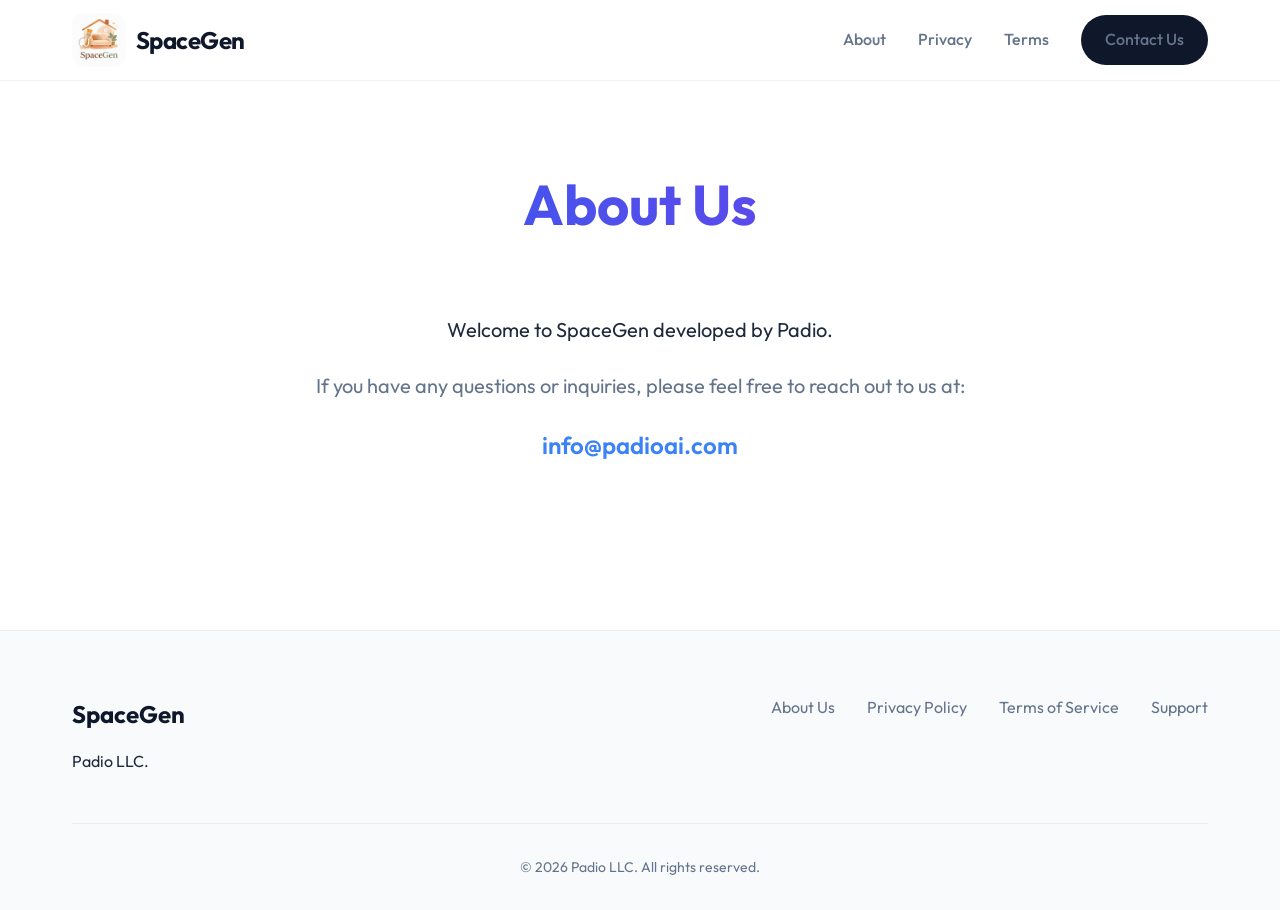
<file: about.html>
<!DOCTYPE html>
<html lang="en">

<head>
    <meta charset="UTF-8">
    <meta name="viewport" content="width=device-width, initial-scale=1.0">
    <title>About Us - SpaceGen</title>
    <link rel="stylesheet" href="index.css">
</head>

<body>

    <!-- Navigation -->
    <header>
        <div class="container">
            <nav>
                <a href="index.html" class="logo">
                    <img src="iOS%20Phones%20%206.5/AppIcon.png" alt="SpaceGen App Icon" class="logo-icon">
                    SpaceGen
                </a>
                <div class="nav-links">
                    <a href="about.html">About</a>
                    <a href="privacy.html">Privacy</a>
                    <a href="terms.html">Terms</a>
                    <a href="mailto:info@padioai.com" class="btn-primary">Contact Us</a>
                </div>
            </nav>
        </div>
    </header>

    <!-- Main Content -->
    <section class="features" style="padding-top: 160px; min-height: 70vh;">
        <div class="container">
            <div class="section-title">
                <h1 class="animate-fade-in"
                    style="font-size: 3.5rem; font-weight: 700; background: var(--gradient-text); -webkit-background-clip: text; background-clip: text; -webkit-text-fill-color: transparent; margin-bottom: 1rem;">
                    About Us</h1>
            </div>
            <div class="animate-fade-in animate-delay-200"
                style="max-width: 800px; margin: 0 auto; text-align: center; font-size: 1.25rem; color: var(--text-color);">
                <p style="margin-bottom: 1.5rem;">Welcome to SpaceGen developed by Padio.</p>
                <p style="margin-bottom: 1.5rem; color: var(--light-text);">If you have any questions or inquiries,
                    please feel free to reach out to us at:</p>
                <p style="margin-bottom: 3rem;">
                    <a href="mailto:info@padioai.com"
                        style="color: var(--secondary-color); font-weight: 600; text-decoration: none; font-size: 1.5rem;">info@padioai.com</a>
                </p>
            </div>
        </div>
    </section>

    <!-- Footer -->
    <footer>
        <div class="container">
            <div class="footer-content">
                <div class="footer-brand">
                    <h3>SpaceGen</h3>
                    <p>Padio LLC.</p>
                </div>
                <div class="footer-links">
                    <a href="about.html">About Us</a>
                    <a href="privacy.html">Privacy Policy</a>
                    <a href="terms.html">Terms of Service</a>
                    <a href="mailto:info@padioai.com">Support</a>
                </div>
            </div>
            <div class="copyright">
                <p>&copy; 2026 Padio LLC. All rights reserved.</p>
            </div>
        </div>
    </footer>

</body>

</html>
</file>
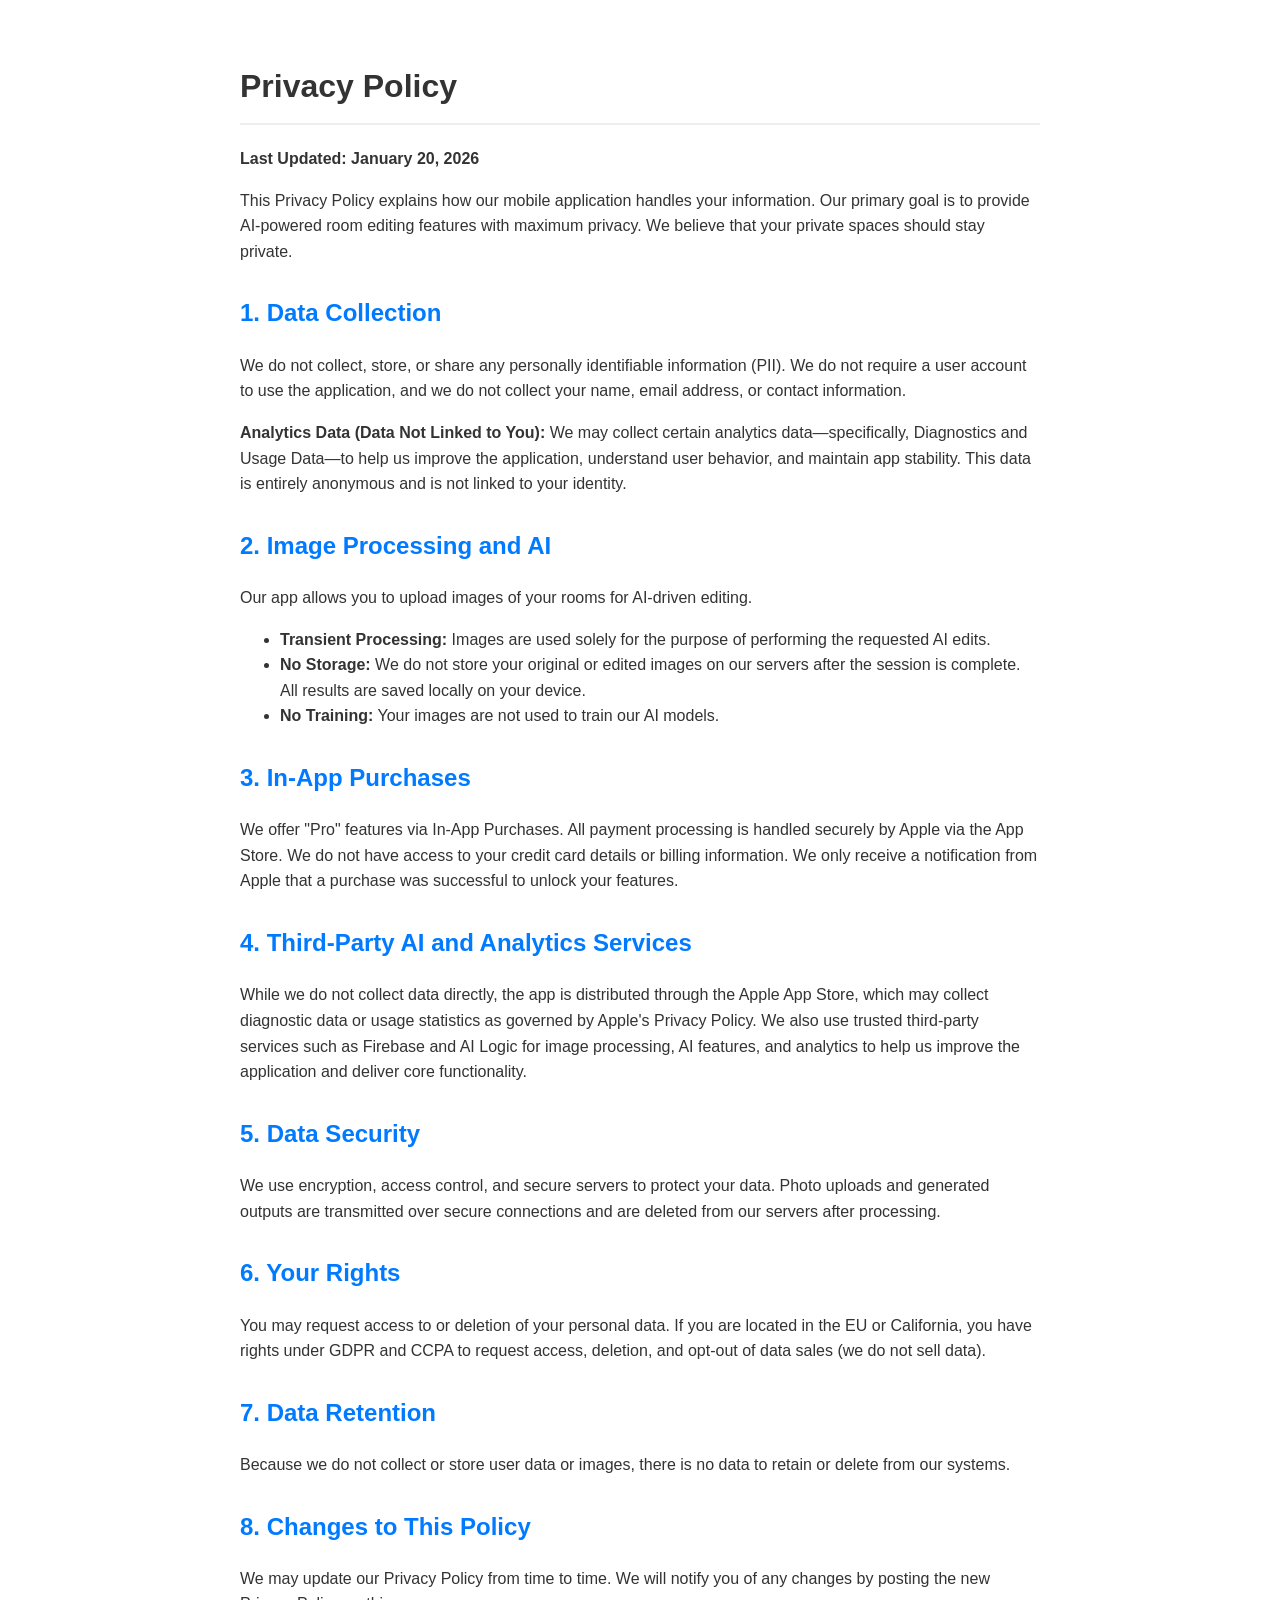
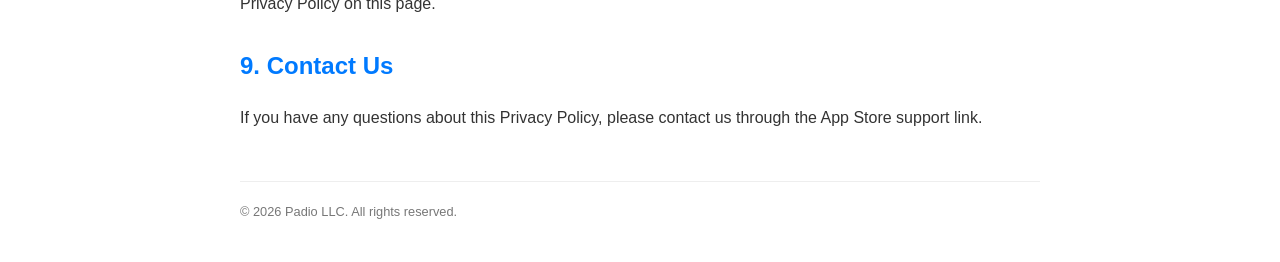
<file: privacy.html>
<!DOCTYPE html>
<html lang="en">

<head>
    <meta charset="UTF-8">
    <meta name="viewport" content="width=device-width, initial-scale=1.0">
    <title>Privacy Policy</title>
    <style>
        body {
            font-family: -apple-system, BlinkMacSystemFont, "Segoe UI", Roboto, Helvetica, Arial, sans-serif;
            line-height: 1.6;
            color: #333;
            max-width: 800px;
            margin: 0 auto;
            padding: 40px 20px;
        }

        h1 {
            border-bottom: 2px solid #eee;
            padding-bottom: 10px;
        }

        h2 {
            margin-top: 30px;
            color: #007AFF;
        }

        .footer {
            margin-top: 50px;
            font-size: 0.8em;
            color: #777;
            border-top: 1px solid #eee;
            padding-top: 20px;
        }
    </style>
</head>

<body>

    <h1>Privacy Policy</h1>
    <p><strong>Last Updated: January 20, 2026</strong></p>

    <p>This Privacy Policy explains how our mobile application handles your information. Our primary goal is to provide
        AI-powered room editing features with maximum privacy. We believe that your private spaces should stay private.
    </p>

    <h2>1. Data Collection</h2>
    <p>We do not collect, store, or share any personally identifiable information (PII). We do not require a user
        account to use the application, and we do not collect your name, email address, or contact information.</p>
    <p><strong>Analytics Data (Data Not Linked to You):</strong> We may collect certain analytics
        data&mdash;specifically, Diagnostics and Usage Data&mdash;to help us improve the application, understand user
        behavior, and maintain app stability. This data is entirely anonymous and is not linked to your identity.</p>

    <h2>2. Image Processing and AI</h2>
    <p>Our app allows you to upload images of your rooms for AI-driven editing.
    <ul>
        <li><strong>Transient Processing:</strong> Images are used solely for the purpose of performing the requested AI
            edits.</li>
        <li><strong>No Storage:</strong> We do not store your original or edited images on our servers after the session
            is complete. All results are saved locally on your device.</li>
        <li><strong>No Training:</strong> Your images are not used to train our AI models.</li>
    </ul>
    </p>

    <h2>3. In-App Purchases</h2>
    <p>We offer "Pro" features via In-App Purchases. All payment processing is handled securely by Apple via the App
        Store. We do not have access to your credit card details or billing information. We only receive a notification
        from Apple that a purchase was successful to unlock your features.</p>

    <h2>4. Third-Party AI and Analytics Services</h2>
    <p>While we do not collect data directly, the app is distributed through the Apple App Store, which may collect
        diagnostic data or usage statistics as governed by Apple's Privacy Policy. We also use trusted third-party
        services such as Firebase and AI Logic for image processing, AI features, and analytics to help us improve the
        application and deliver core functionality.</p>

    <h2>5. Data Security</h2>
    <p>We use encryption, access control, and secure servers to protect your data. Photo uploads and generated outputs
        are transmitted over secure connections and are deleted from our servers after processing.</p>

    <h2>6. Your Rights</h2>
    <p>You may request access to or deletion of your personal data. If you are located in the EU or California, you have
        rights under GDPR and CCPA to request access, deletion, and opt-out of data sales (we do not sell data).</p>

    <h2>7. Data Retention</h2>
    <p>Because we do not collect or store user data or images, there is no data to retain or delete from our systems.
    </p>

    <h2>8. Changes to This Policy</h2>
    <p>We may update our Privacy Policy from time to time. We will notify you of any changes by posting the new Privacy
        Policy on this page.</p>

    <h2>9. Contact Us</h2>
    <p>If you have any questions about this Privacy Policy, please contact us through the App Store support link.</p>

    <div class="footer">
        &copy; 2026 Padio LLC. All rights reserved.
    </div>

</body>

</html>
</file>
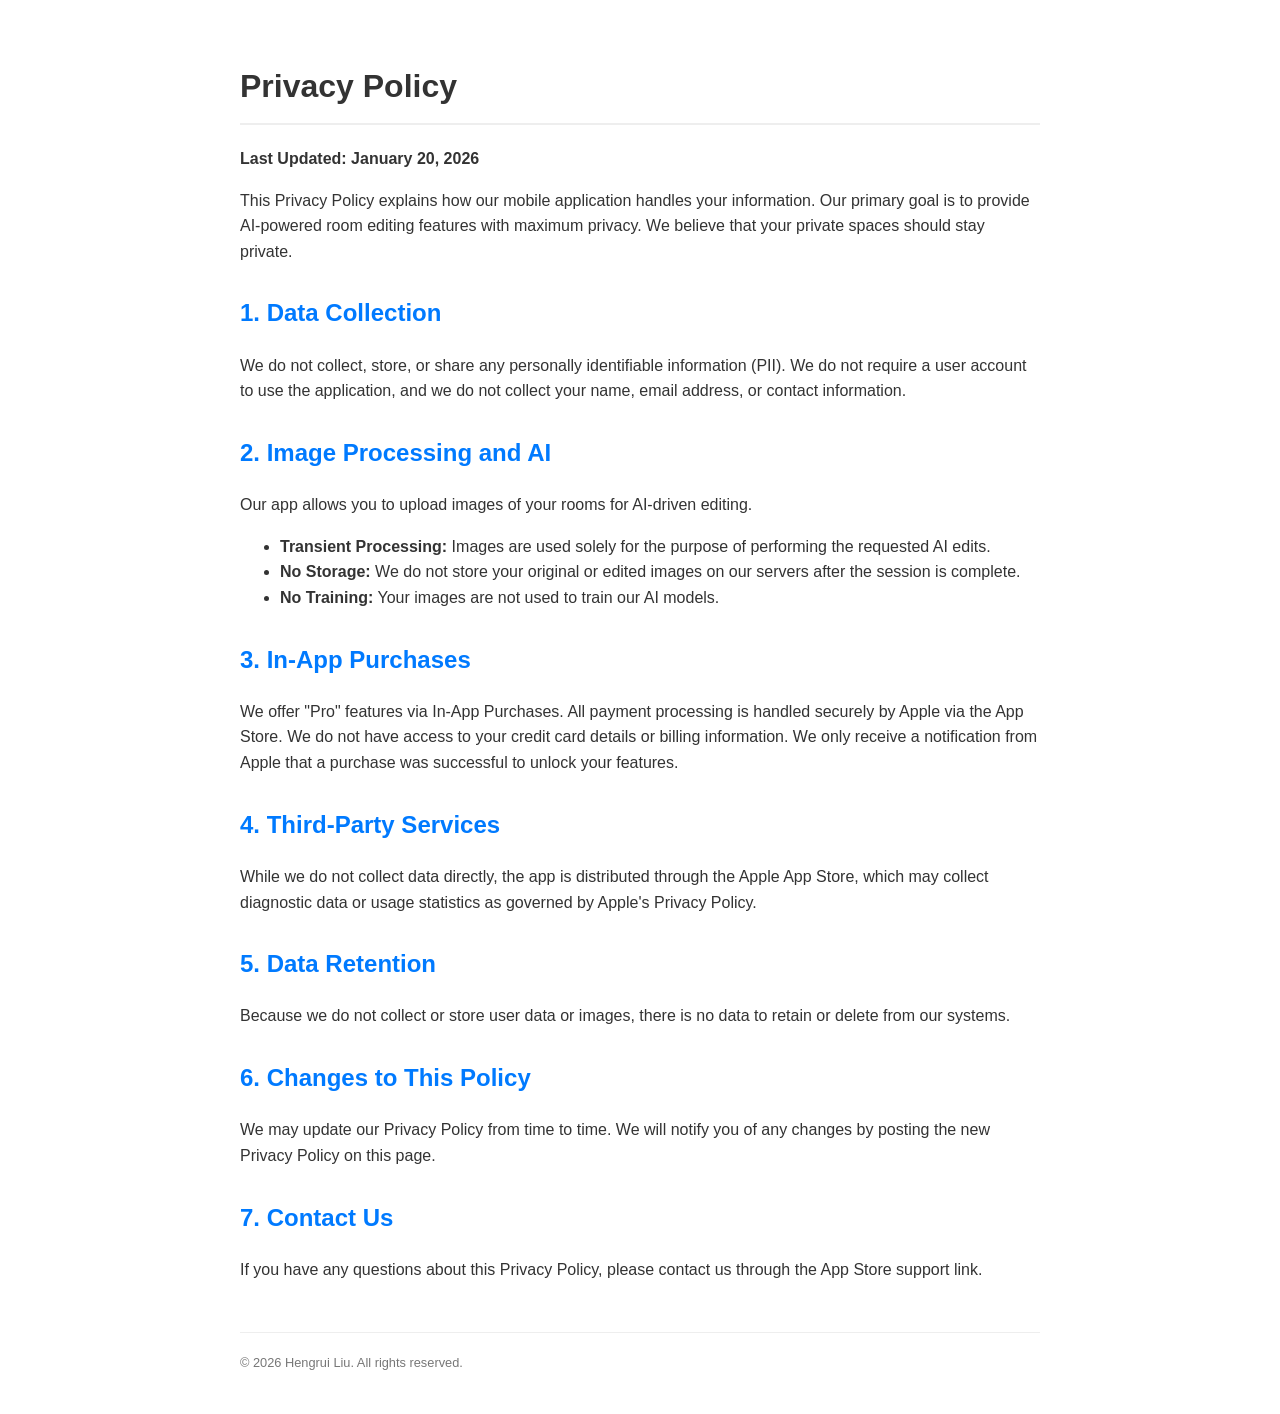
<file: SpaceGen.html>
<!DOCTYPE html>
<html lang="en">
<head>
    <meta charset="UTF-8">
    <meta name="viewport" content="width=device-width, initial-scale=1.0">
    <title>Privacy Policy</title>
    <style>
        body { font-family: -apple-system, BlinkMacSystemFont, "Segoe UI", Roboto, Helvetica, Arial, sans-serif; line-height: 1.6; color: #333; max-width: 800px; margin: 0 auto; padding: 40px 20px; }
        h1 { border-bottom: 2px solid #eee; padding-bottom: 10px; }
        h2 { margin-top: 30px; color: #007AFF; }
        .footer { margin-top: 50px; font-size: 0.8em; color: #777; border-top: 1px solid #eee; padding-top: 20px; }
    </style>
</head>
<body>

    <h1>Privacy Policy</h1>
    <p><strong>Last Updated: January 20, 2026</strong></p>

    <p>This Privacy Policy explains how our mobile application handles your information. Our primary goal is to provide AI-powered room editing features with maximum privacy. We believe that your private spaces should stay private.</p>

    <h2>1. Data Collection</h2>
    <p>We do not collect, store, or share any personally identifiable information (PII). We do not require a user account to use the application, and we do not collect your name, email address, or contact information.</p>

    <h2>2. Image Processing and AI</h2>
    <p>Our app allows you to upload images of your rooms for AI-driven editing. 
        <ul>
            <li><strong>Transient Processing:</strong> Images are used solely for the purpose of performing the requested AI edits.</li>
            <li><strong>No Storage:</strong> We do not store your original or edited images on our servers after the session is complete.</li>
            <li><strong>No Training:</strong> Your images are not used to train our AI models.</li>
        </ul>
    </p>

    <h2>3. In-App Purchases</h2>
    <p>We offer "Pro" features via In-App Purchases. All payment processing is handled securely by Apple via the App Store. We do not have access to your credit card details or billing information. We only receive a notification from Apple that a purchase was successful to unlock your features.</p>

    <h2>4. Third-Party Services</h2>
    <p>While we do not collect data directly, the app is distributed through the Apple App Store, which may collect diagnostic data or usage statistics as governed by Apple's Privacy Policy.</p>

    <h2>5. Data Retention</h2>
    <p>Because we do not collect or store user data or images, there is no data to retain or delete from our systems.</p>

    <h2>6. Changes to This Policy</h2>
    <p>We may update our Privacy Policy from time to time. We will notify you of any changes by posting the new Privacy Policy on this page.</p>

    <h2>7. Contact Us</h2>
    <p>If you have any questions about this Privacy Policy, please contact us through the App Store support link.</p>

    <div class="footer">
        &copy; 2026 Hengrui Liu. All rights reserved.
    </div>

</body>
</html>
</file>
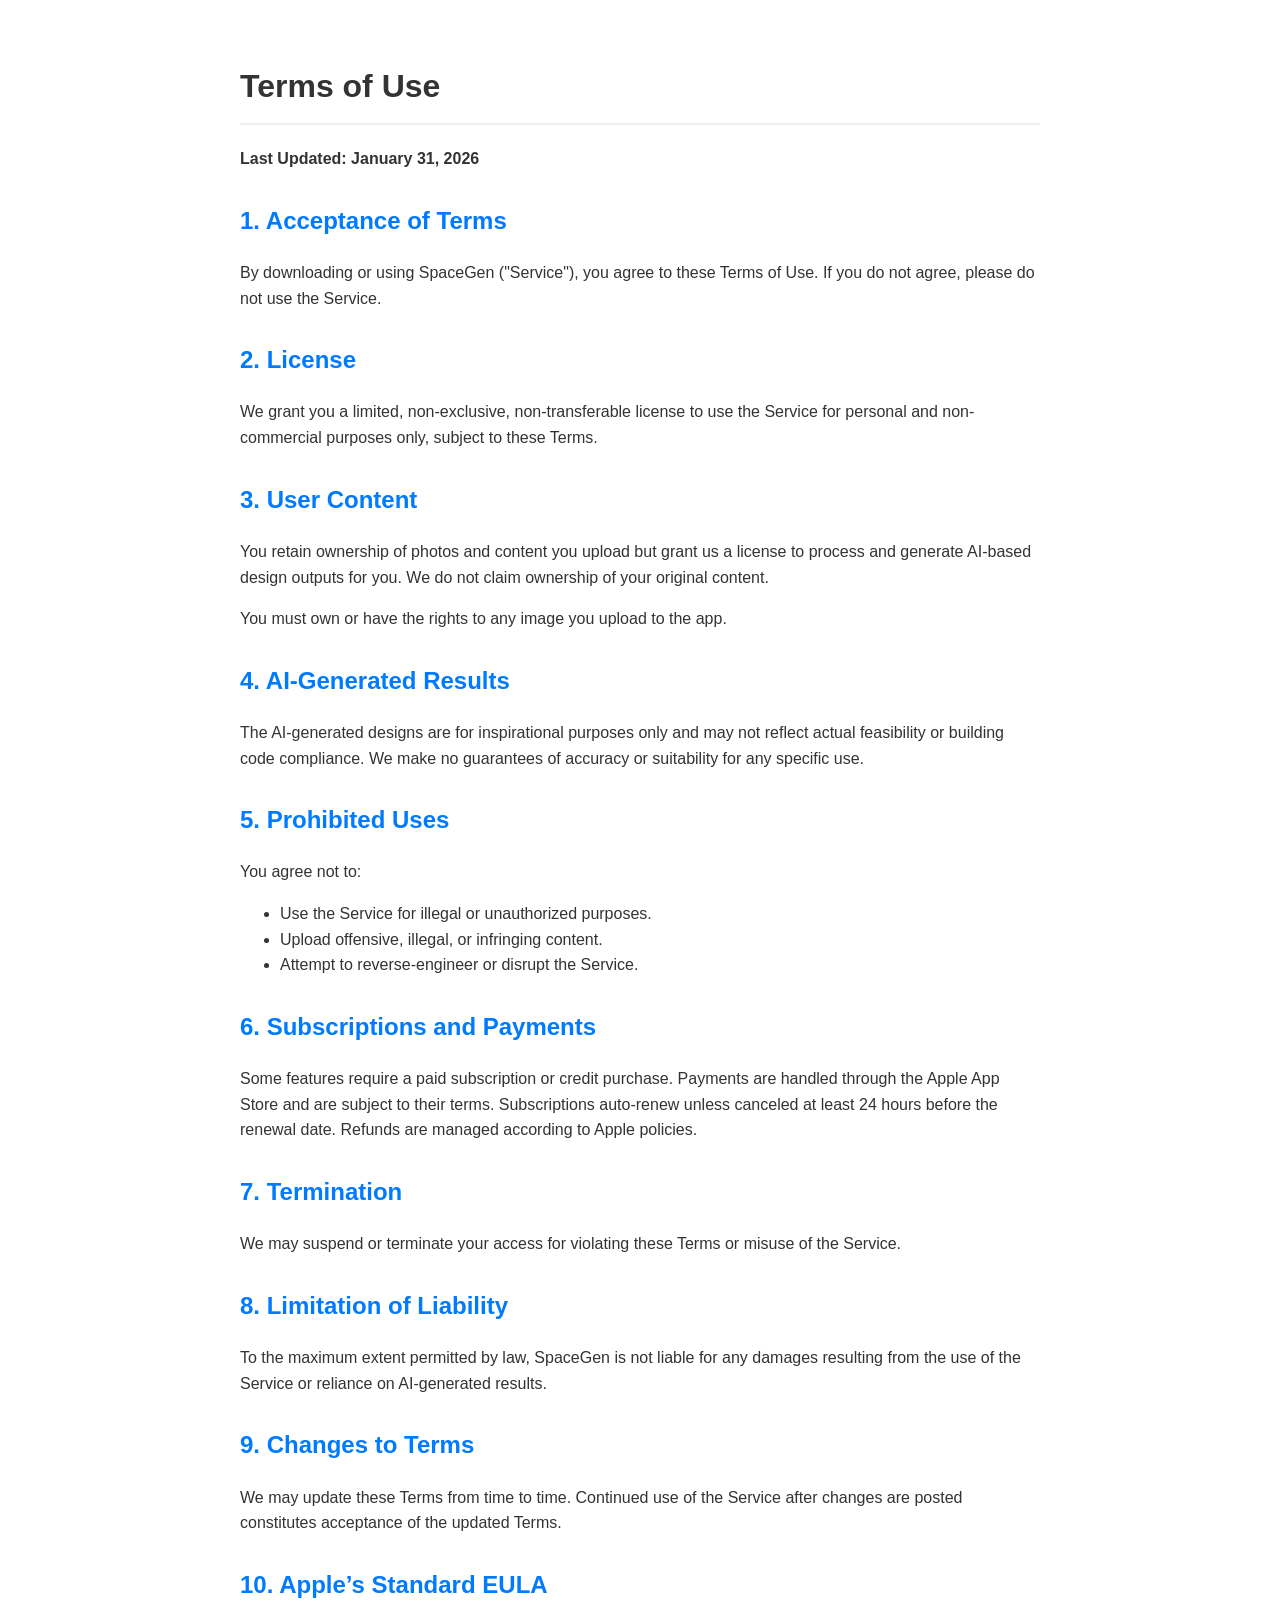
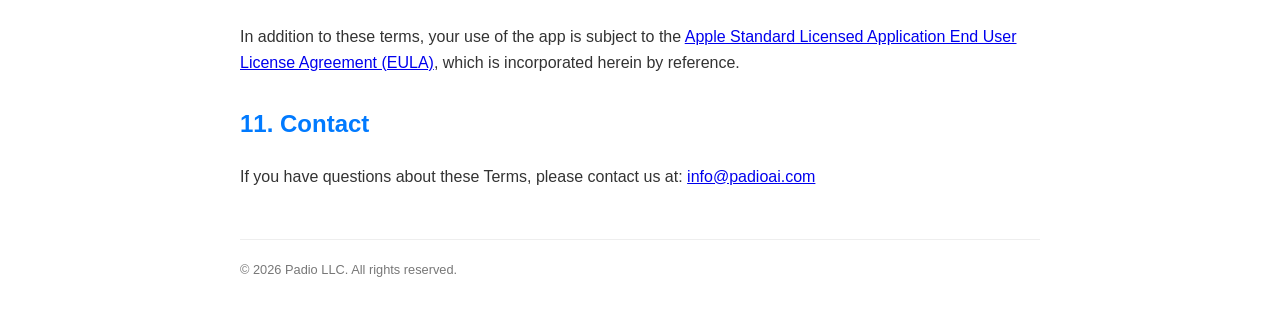
<file: terms.html>
<!DOCTYPE html>
<html lang="en">

<head>
    <meta charset="UTF-8">
    <meta name="viewport" content="width=device-width, initial-scale=1.0">
    <title>Terms of Use</title>
    <style>
        body {
            font-family: -apple-system, BlinkMacSystemFont, "Segoe UI", Roboto, Helvetica, Arial, sans-serif;
            line-height: 1.6;
            color: #333;
            max-width: 800px;
            margin: 0 auto;
            padding: 40px 20px;
        }

        h1 {
            border-bottom: 2px solid #eee;
            padding-bottom: 10px;
        }

        h2 {
            margin-top: 30px;
            color: #007AFF;
        }

        .important {
            background: #f9f9f9;
            padding: 15px;
            border-left: 4px solid #007AFF;
            margin: 20px 0;
        }

        .footer {
            margin-top: 50px;
            font-size: 0.8em;
            color: #777;
            border-top: 1px solid #eee;
            padding-top: 20px;
        }
    </style>
</head>

<body>

    <h1>Terms of Use</h1>
    <p><strong>Last Updated: January 31, 2026</strong></p>

    <h2>1. Acceptance of Terms</h2>
    <p>By downloading or using SpaceGen ("Service"), you agree to these Terms of Use. If you do not agree, please do not
        use the Service.</p>

    <h2>2. License</h2>
    <p>We grant you a limited, non-exclusive, non-transferable license to use the Service for personal and
        non-commercial purposes only, subject to these Terms.</p>

    <h2>3. User Content</h2>
    <p>You retain ownership of photos and content you upload but grant us a license to process and generate AI-based
        design outputs for you. We do not claim ownership of your original content.</p>
    <p>You must own or have the rights to any image you upload to the app.</p>

    <h2>4. AI-Generated Results</h2>
    <p>The AI-generated designs are for inspirational purposes only and may not reflect actual feasibility or building
        code compliance. We make no guarantees of accuracy or suitability for any specific use.</p>

    <h2>5. Prohibited Uses</h2>
    <p>You agree not to:</p>
    <ul>
        <li>Use the Service for illegal or unauthorized purposes.</li>
        <li>Upload offensive, illegal, or infringing content.</li>
        <li>Attempt to reverse-engineer or disrupt the Service.</li>
    </ul>

    <h2>6. Subscriptions and Payments</h2>
    <p>Some features require a paid subscription or credit purchase. Payments are handled through the Apple App Store
        and are subject to their terms. Subscriptions auto-renew unless canceled at least 24 hours before the renewal
        date. Refunds are managed according to Apple policies.</p>

    <h2>7. Termination</h2>
    <p>We may suspend or terminate your access for violating these Terms or misuse of the Service.</p>

    <h2>8. Limitation of Liability</h2>
    <p>To the maximum extent permitted by law, SpaceGen is not liable for any damages resulting from the use of the
        Service or reliance on AI-generated results.</p>

    <h2>9. Changes to Terms</h2>
    <p>We may update these Terms from time to time. Continued use of the Service after changes are posted constitutes
        acceptance of the updated Terms.</p>

    <h2>10. Apple’s Standard EULA</h2>
    <p>In addition to these terms, your use of the app is subject to the <a
            href="https://www.apple.com/legal/internet-services/itunes/dev/stdeula/" target="_blank">Apple Standard
            Licensed Application End User License Agreement (EULA)</a>, which is incorporated herein by reference.</p>

    <h2>11. Contact</h2>
    <p>If you have questions about these Terms, please contact us at: <a
            href="mailto:info@padioai.com">info@padioai.com</a></p>

    <div class="footer">
        &copy; 2026 Padio LLC. All rights reserved.
    </div>

</body>

</html>
</file>
<file: index.css>
@import url('https://fonts.googleapis.com/css2?family=Outfit:wght@300;400;500;600;700&display=swap');

:root {
    --primary-color: #0f172a;
    --secondary-color: #3b82f6;
    --accent-color: #8b5cf6;
    --bg-color: #ffffff;
    --text-color: #1e293b;
    --light-text: #64748b;
    --card-bg: #f8fafc;
    --gradient-hero: linear-gradient(135deg, #f0f9ff 0%, #e0e7ff 100%);
    --gradient-text: linear-gradient(90deg, #2563eb, #7c3aed);
    --shadow-sm: 0 1px 2px 0 rgb(0 0 0 / 0.05);
    --shadow-md: 0 4px 6px -1px rgb(0 0 0 / 0.1), 0 2px 4px -2px rgb(0 0 0 / 0.1);
    --shadow-lg: 0 10px 15px -3px rgb(0 0 0 / 0.1), 0 4px 6px -4px rgb(0 0 0 / 0.1);
    --shadow-xl: 0 20px 25px -5px rgb(0 0 0 / 0.1), 0 8px 10px -6px rgb(0 0 0 / 0.1);
    --radius-lg: 1rem;
    --radius-xl: 1.5rem;
}

* {
    margin: 0;
    padding: 0;
    box-sizing: border-box;
}

body {
    font-family: 'Outfit', sans-serif;
    background-color: var(--bg-color);
    color: var(--text-color);
    line-height: 1.6;
    overflow-x: hidden;
    -webkit-font-smoothing: antialiased;
}

/* Animations */
@keyframes fadeIn {
    from {
        opacity: 0;
        transform: translateY(20px);
    }

    to {
        opacity: 1;
        transform: translateY(0);
    }
}

@keyframes float {
    0% {
        transform: translateY(0px);
    }

    50% {
        transform: translateY(-10px);
    }

    100% {
        transform: translateY(0px);
    }
}

.animate-fade-in {
    animation: fadeIn 0.8s ease-out forwards;
}

.animate-delay-100 {
    animation-delay: 0.1s;
}

.animate-delay-200 {
    animation-delay: 0.2s;
}

.animate-delay-300 {
    animation-delay: 0.3s;
}

/* Container */
.container {
    max-width: 1200px;
    margin: 0 auto;
    padding: 0 2rem;
}

/* Header */
header {
    position: fixed;
    top: 0;
    width: 100%;
    background: rgba(255, 255, 255, 0.8);
    backdrop-filter: blur(12px);
    -webkit-backdrop-filter: blur(12px);
    z-index: 1000;
    border-bottom: 1px solid rgba(0, 0, 0, 0.05);
}

nav {
    display: flex;
    justify-content: space-between;
    align-items: center;
    height: 80px;
}

.logo {
    font-size: 1.5rem;
    font-weight: 700;
    color: var(--primary-color);
    text-decoration: none;
    letter-spacing: -0.02em;
    display: flex;
    align-items: center;
    gap: 0.6rem;
}

.logo-icon {
    width: 54px;
    height: 54px;
    border-radius: 12px;
}

.nav-links {
    display: flex;
    gap: 2rem;
    align-items: center;
}

.nav-links a {
    color: var(--light-text);
    text-decoration: none;
    font-weight: 500;
    transition: color 0.3s ease;
}

.nav-links a:hover {
    color: var(--secondary-color);
}

.btn-primary {
    background: var(--primary-color);
    color: white;
    padding: 0.75rem 1.5rem;
    border-radius: 9999px;
    text-decoration: none;
    font-weight: 600;
    transition: transform 0.2s, box-shadow 0.2s;
    display: inline-block;
}

.btn-primary:hover {
    transform: translateY(-2px);
    box-shadow: var(--shadow-lg);
    background: #1e293b;
    /* Slightly lighter than primary */
}

.app-store-btn {
    display: inline-block;
    transition: transform 0.2s ease, box-shadow 0.2s ease;
    border-radius: 12px;
}

.app-store-btn:hover {
    transform: translateY(-2px);
    box-shadow: var(--shadow-lg);
}

/* Hero Section */
.hero {
    padding-top: 160px;
    padding-bottom: 80px;
    background: var(--gradient-hero);
    text-align: center;
    position: relative;
    overflow: hidden;
}

.hero h1 {
    font-size: 3.5rem;
    font-weight: 700;
    line-height: 1.1;
    margin-bottom: 1.5rem;
    letter-spacing: -0.02em;
    background: var(--gradient-text);
    -webkit-background-clip: text;
    background-clip: text;
    -webkit-text-fill-color: transparent;
    display: inline-block;
}


.hero-heading {
    display: flex;
    align-items: center;
    justify-content: center;
    gap: 1.5rem;
    margin-bottom: 1.5rem;
}

.app-icon {
    width: 120px;
    height: 120px;
    border-radius: 26px;
    box-shadow: 0 15px 35px -5px rgba(0, 0, 0, 0.15), 0 0 0 1px rgba(0, 0, 0, 0.03);
    display: block;
    flex-shrink: 0;
    transition: transform 0.3s ease, box-shadow 0.3s ease;
    background-color: white;
}

.app-icon:hover {
    transform: translateY(-4px);
    /* Gentle lift */
    box-shadow: 0 25px 50px -10px rgba(0, 0, 0, 0.2);
}

.hero p {
    font-size: 1.25rem;
    color: var(--light-text);
    max-width: 600px;
    margin: 0 auto 2.5rem;
}

/* Before/After Slider */
/* Before/After Slider */
/* Before/After Slider */
.hero-slider-container {
    position: relative;
    width: fit-content;
    /* Allow container to wrap image */
    max-width: 90vw;
    /* Prevent overflow on small screens */
    margin: 4rem auto 2rem;
    border-radius: 12px;
    box-shadow: var(--shadow-xl);
    border: 4px solid white;
    background: transparent;
    overflow: hidden;
    user-select: none;
    line-height: 0;
    /* Remove gap at bottom of inline image */
}

.slider-image {
    /* Common styles reset */
    display: block;
}

.slider-image.after {
    position: relative;
    /* Define container dimensions */
    z-index: 1;
    max-height: 80vh;
    /* reasonable limit */
    width: auto;
    height: auto;
    max-width: 100%;
}

.slider-image.before {
    position: absolute;
    top: 0;
    left: 0;
    z-index: 2;
    height: 100%;
    width: 50%;
    /* Initial state */
    overflow: hidden;
    border-right: 2px solid white;
    object-fit: cover;
    /* Fallback */
}

.slider-handle {
    position: absolute;
    top: 50%;
    left: 50%;
    transform: translate(-50%, -50%);
    width: 40px;
    height: 40px;
    background: white;
    border-radius: 50%;
    z-index: 10;
    display: flex;
    align-items: center;
    justify-content: center;
    box-shadow: 0 0 10px rgba(0, 0, 0, 0.5);
    cursor: ew-resize;
    pointer-events: none;
    /* Let the slider input handle interaction */
}

.slider-handle::before {
    content: '↔';
    color: var(--primary-color);
    font-weight: bold;
}

/* Range input to control the slider */
.slider-range {
    position: absolute;
    top: 0;
    left: -20px;
    /* Extend slightly to ensure full coverage */
    width: calc(100% + 40px);
    height: 100%;
    opacity: 0;
    cursor: ew-resize;
    z-index: 20;
    margin: 0;
}

/* Hero Images (Legacy - kept if needed for other sections, otherwise overridden) */
.hero-images {
    display: none;
    /* Hiding the old class */
}

/* Mobile responsive rules consolidated at bottom */

/* Features/Gallery Grid */
.features {
    padding: 6rem 0;
    background: white;
}

.section-title {
    text-align: center;
    margin-bottom: 4rem;
}

.section-title h2 {
    font-size: 2.5rem;
    font-weight: 700;
    margin-bottom: 1rem;
    color: var(--primary-color);
}

.gallery-grid {
    display: grid;
    grid-template-columns: repeat(auto-fit, minmax(280px, 1fr));
    gap: 3rem;
    padding: 2rem 0;
}

.gallery-item {
    border-radius: var(--radius-lg);
    overflow: hidden;
    box-shadow: var(--shadow-md);
    transition: transform 0.3s ease, box-shadow 0.3s ease;
    background: var(--card-bg);
}

.gallery-item:hover {
    transform: translateY(-10px);
    box-shadow: var(--shadow-xl);
}

.gallery-item img {
    width: 100%;
    height: auto;
    display: block;
}

.gallery-caption {
    padding: 1.5rem;
}

.gallery-caption h3 {
    margin-bottom: 0.5rem;
    color: var(--primary-color);
}

.gallery-caption p {
    color: var(--light-text);
    font-size: 0.95rem;
}

/* Footer */
footer {
    background: var(--card-bg);
    padding: 4rem 0 2rem;
    border-top: 1px solid rgba(0, 0, 0, 0.05);
}

.footer-content {
    display: flex;
    justify-content: space-between;
    flex-wrap: wrap;
    gap: 2rem;
    margin-bottom: 3rem;
}

.footer-brand h3 {
    font-size: 1.5rem;
    margin-bottom: 1rem;
    color: var(--primary-color);
}

.footer-links {
    display: flex;
    gap: 2rem;
}

.footer-links a {
    color: var(--light-text);
    text-decoration: none;
    transition: color 0.2s;
}

.footer-links a:hover {
    color: var(--secondary-color);
}

.copyright {
    text-align: center;
    color: var(--light-text);
    font-size: 0.875rem;
    padding-top: 2rem;
    border-top: 1px solid rgba(0, 0, 0, 0.05);
}

/* Mobile Responsive */
@media (max-width: 768px) {
    .hero {
        padding-top: 120px;
        padding-bottom: 40px;
    }

    .hero-heading {
        flex-direction: column;
        /* Stack icon on top of title */
        gap: 1rem;
    }

    .app-icon {
        width: 72px;
        height: 72px;
        border-radius: 16px;
    }

    .hero h1 {
        font-size: 2rem;
    }

    .hero p {
        font-size: 1rem;
        margin-bottom: 1.5rem;
    }

    .hero-slider-container {
        max-width: 95vw;
        margin: 2rem auto 1rem;
    }

    .slider-image.after {
        max-height: 60vh;
    }

    .gallery-grid {
        grid-template-columns: 1fr;
        gap: 1.5rem;
    }

    .section-title h2 {
        font-size: 1.75rem;
    }

    .features {
        padding: 3rem 0;
    }

    .footer-content {
        flex-direction: column;
        align-items: center;
        text-align: center;
    }

    .footer-links {
        flex-wrap: wrap;
        justify-content: center;
        gap: 1rem;
    }

    .nav-links {
        display: none;
        /* Simplify nav for mobile */
    }
}
</file>
